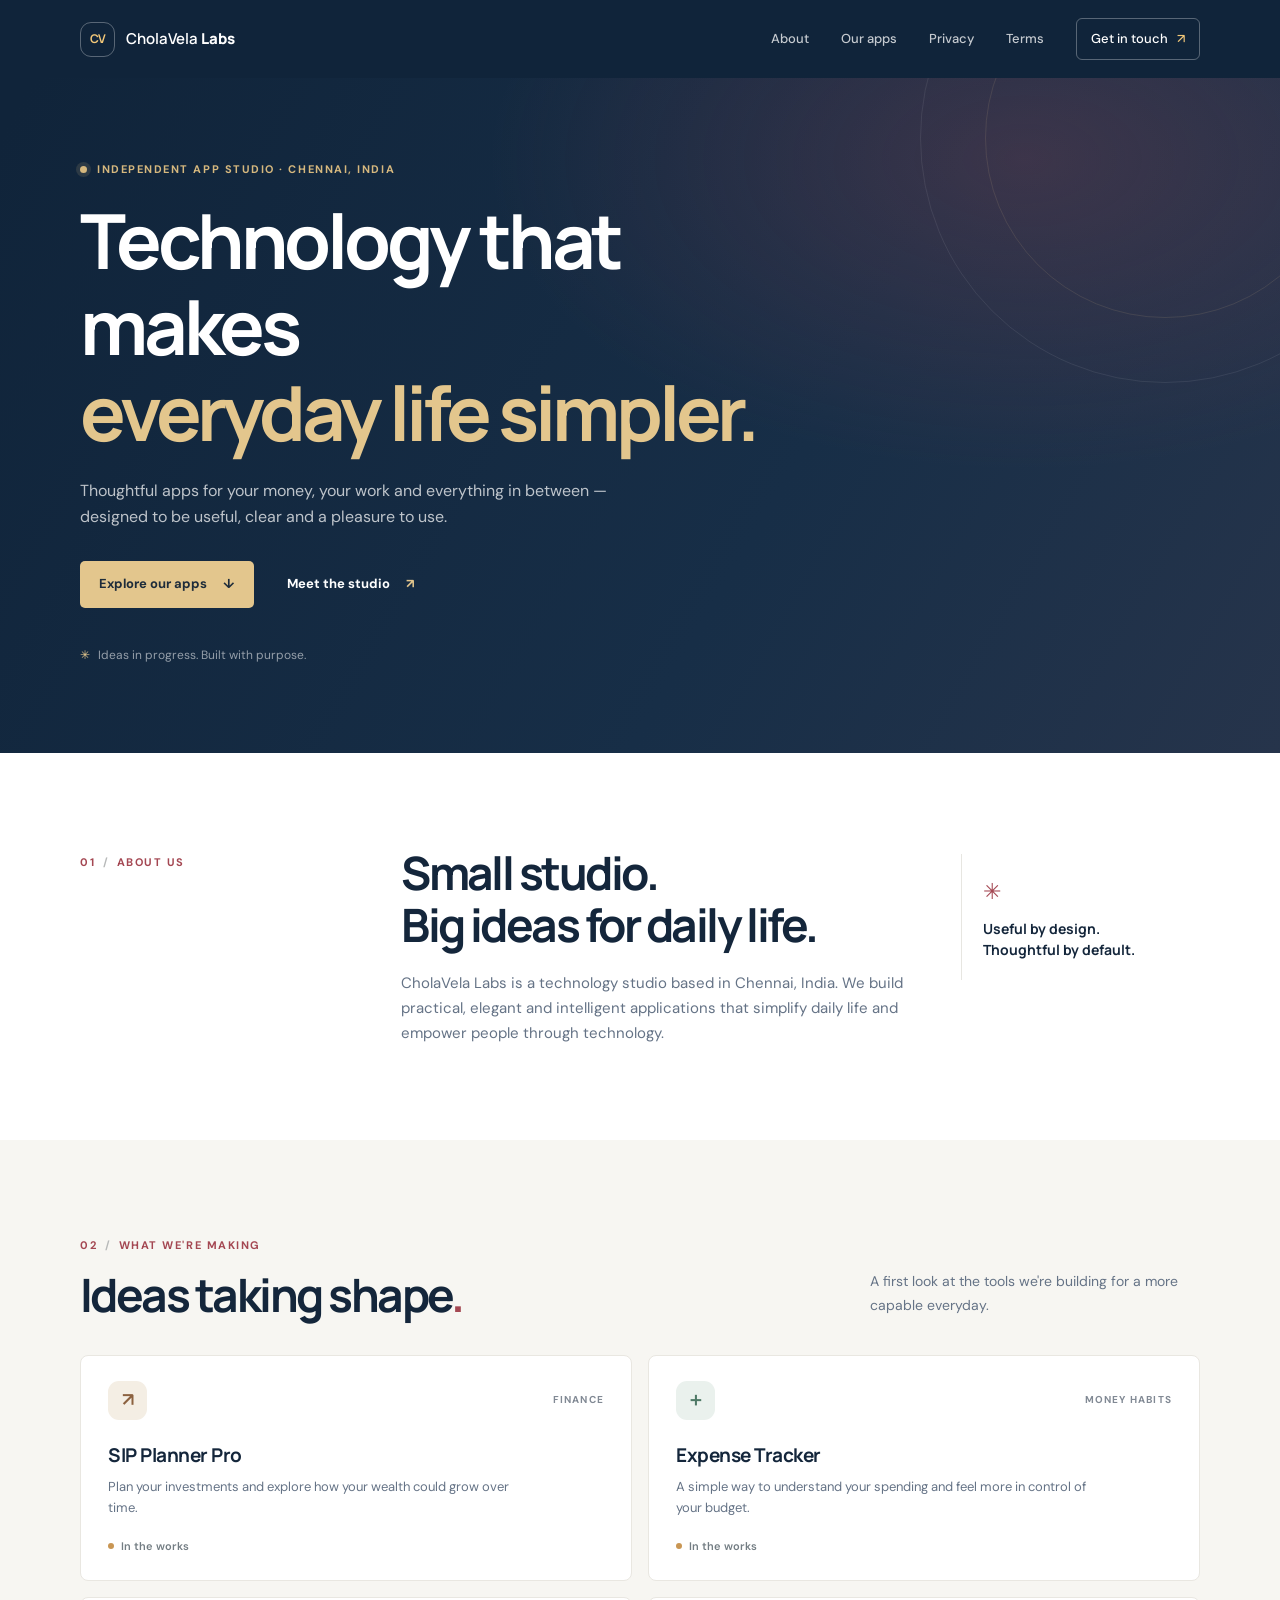
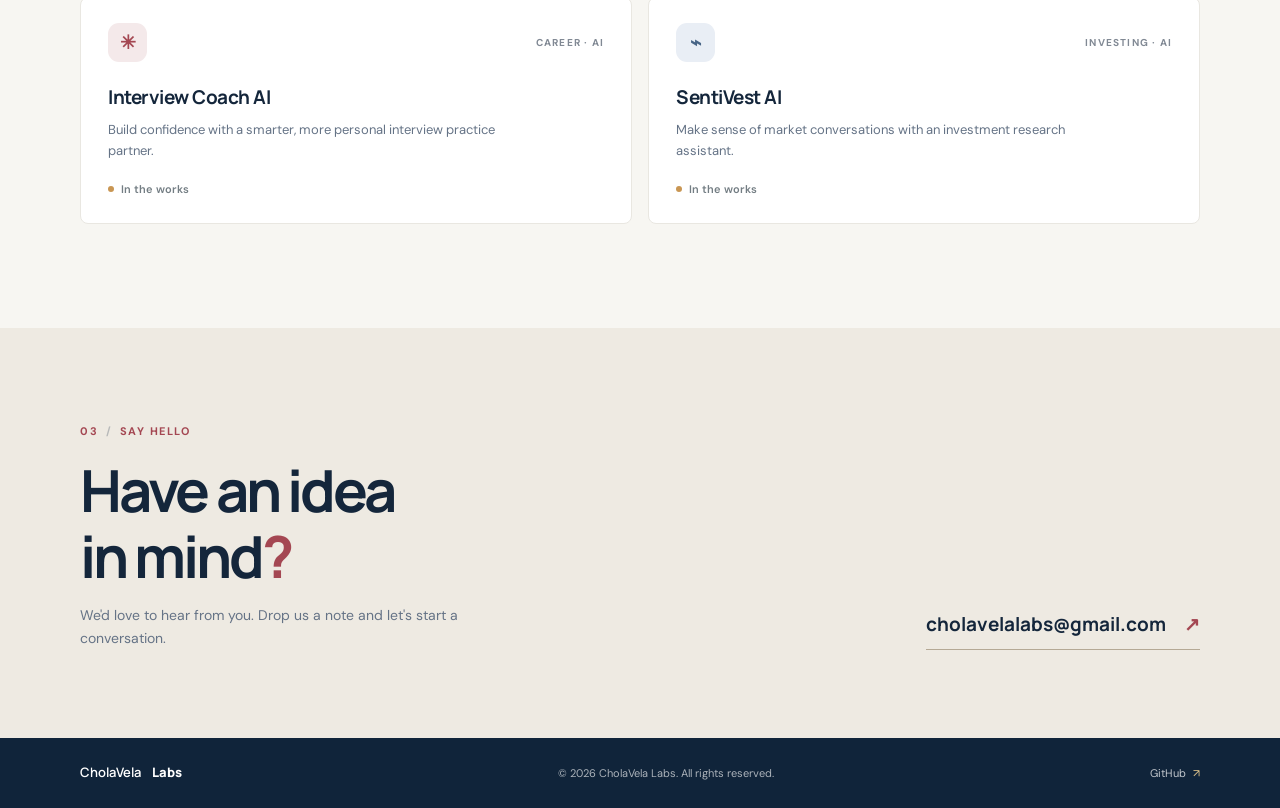
<file: index.html>
<!DOCTYPE html>
<html lang="en">
<head>
    <meta charset="UTF-8">
    <meta name="viewport" content="width=device-width, initial-scale=1.0">
    <meta name="theme-color" content="#10243a">
    <meta name="description" content="CholaVela Labs builds thoughtful apps for finance, productivity and everyday life.">
    <title>CholaVela Labs | Thoughtful apps for everyday life</title>
    <link rel="stylesheet" href="style.css">
</head>
<body>

<a class="skip-link" href="#main">Skip to content</a>

<header>
    <div class="container">
        <a class="brand" href="#" aria-label="CholaVela Labs home">
            <span class="brand-mark" aria-hidden="true">CV</span>
            <span>CholaVela <strong>Labs</strong></span>
        </a>
        <nav aria-label="Main navigation">
            <a href="#about">About</a>
            <a href="#apps">Our apps</a>
            <a href="privacy-policy.html">Privacy</a>
            <a href="terms.html">Terms</a>
            <a class="nav-contact" href="#contact">Get in touch <span aria-hidden="true">↗</span></a>
        </nav>
    </div>
</header>

<main id="main">
    <section class="hero">
        <div class="container hero-content">
            <p class="eyebrow"><span></span> Independent app studio · Chennai, India</p>
            <h1>Technology that makes<br><span>everyday life simpler.</span></h1>
            <p class="hero-copy">
                Thoughtful apps for your money, your work and everything in between —
                designed to be useful, clear and a pleasure to use.
            </p>
            <div class="hero-actions">
                <a class="button button-primary" href="#apps">Explore our apps <span aria-hidden="true">↓</span></a>
                <a class="button button-text" href="#about">Meet the studio <span aria-hidden="true">↗</span></a>
            </div>
            <div class="hero-note"><span aria-hidden="true">✳</span> Ideas in progress. Built with purpose.</div>
        </div>
        <div class="hero-orbit orbit-one" aria-hidden="true"></div>
        <div class="hero-orbit orbit-two" aria-hidden="true"></div>
    </section>

    <section id="about" class="section about-section">
        <div class="container about-layout">
            <div class="section-label">01 <span> / </span> About us</div>
            <div class="about-copy">
                <h2>Small studio.<br>Big ideas for daily life.</h2>
                <p>
                    CholaVela Labs is a technology studio based in Chennai, India.
                    We build practical, elegant and intelligent applications that
                    simplify daily life and empower people through technology.
                </p>
            </div>
            <div class="about-aside">
                <span class="aside-mark" aria-hidden="true">✳</span>
                <p>Useful by design.<br>Thoughtful by default.</p>
            </div>
        </div>
    </section>

    <section id="apps" class="section apps-section">
        <div class="container">
            <div class="section-heading">
                <div>
                    <div class="section-label">02 <span> / </span> What we're making</div>
                    <h2>Ideas taking shape<span class="accent-dot">.</span></h2>
                </div>
                <p>A first look at the tools we're building for a more capable everyday.</p>
            </div>

            <div class="app-grid">
                <article class="card card-finance">
                    <div class="card-top"><span class="app-icon" aria-hidden="true">↗</span><span class="app-category">FINANCE</span></div>
                    <h3>SIP Planner Pro</h3>
                    <p>Plan your investments and explore how your wealth could grow over time.</p>
                    <span class="app-status"><span></span> In the works</span>
                </article>

                <article class="card card-budget">
                    <div class="card-top"><span class="app-icon" aria-hidden="true">＋</span><span class="app-category">MONEY HABITS</span></div>
                    <h3>Expense Tracker</h3>
                    <p>A simple way to understand your spending and feel more in control of your budget.</p>
                    <span class="app-status"><span></span> In the works</span>
                </article>

                <article class="card card-ai">
                    <div class="card-top"><span class="app-icon" aria-hidden="true">✳</span><span class="app-category">CAREER · AI</span></div>
                    <h3>Interview Coach AI</h3>
                    <p>Build confidence with a smarter, more personal interview practice partner.</p>
                    <span class="app-status"><span></span> In the works</span>
                </article>

                <article class="card card-research">
                    <div class="card-top"><span class="app-icon" aria-hidden="true">⌁</span><span class="app-category">INVESTING · AI</span></div>
                    <h3>SentiVest AI</h3>
                    <p>Make sense of market conversations with an investment research assistant.</p>
                    <span class="app-status"><span></span> In the works</span>
                </article>
            </div>
        </div>
    </section>

    <section id="contact" class="contact-section">
        <div class="container contact-layout">
            <div>
                <div class="section-label">03 <span> / </span> Say hello</div>
                <h2>Have an idea<br>in mind<span class="contact-mark">?</span></h2>
                <p>We'd love to hear from you. Drop us a note and let's start a conversation.</p>
            </div>
            <a class="contact-link" href="mailto:cholavelalabs@gmail.com">
                cholavelalabs@gmail.com <span aria-hidden="true">↗</span>
            </a>
        </div>
    </section>
</main>

<footer>
    <div class="container footer-layout">
        <a class="footer-brand" href="#">CholaVela <strong>Labs</strong></a>
        <p>© 2026 CholaVela Labs. All rights reserved.</p>
        <a href="https://github.com/cholavelalabs">GitHub <span aria-hidden="true">↗</span></a>
    </div>
</footer>

</body>
</html>
</file>
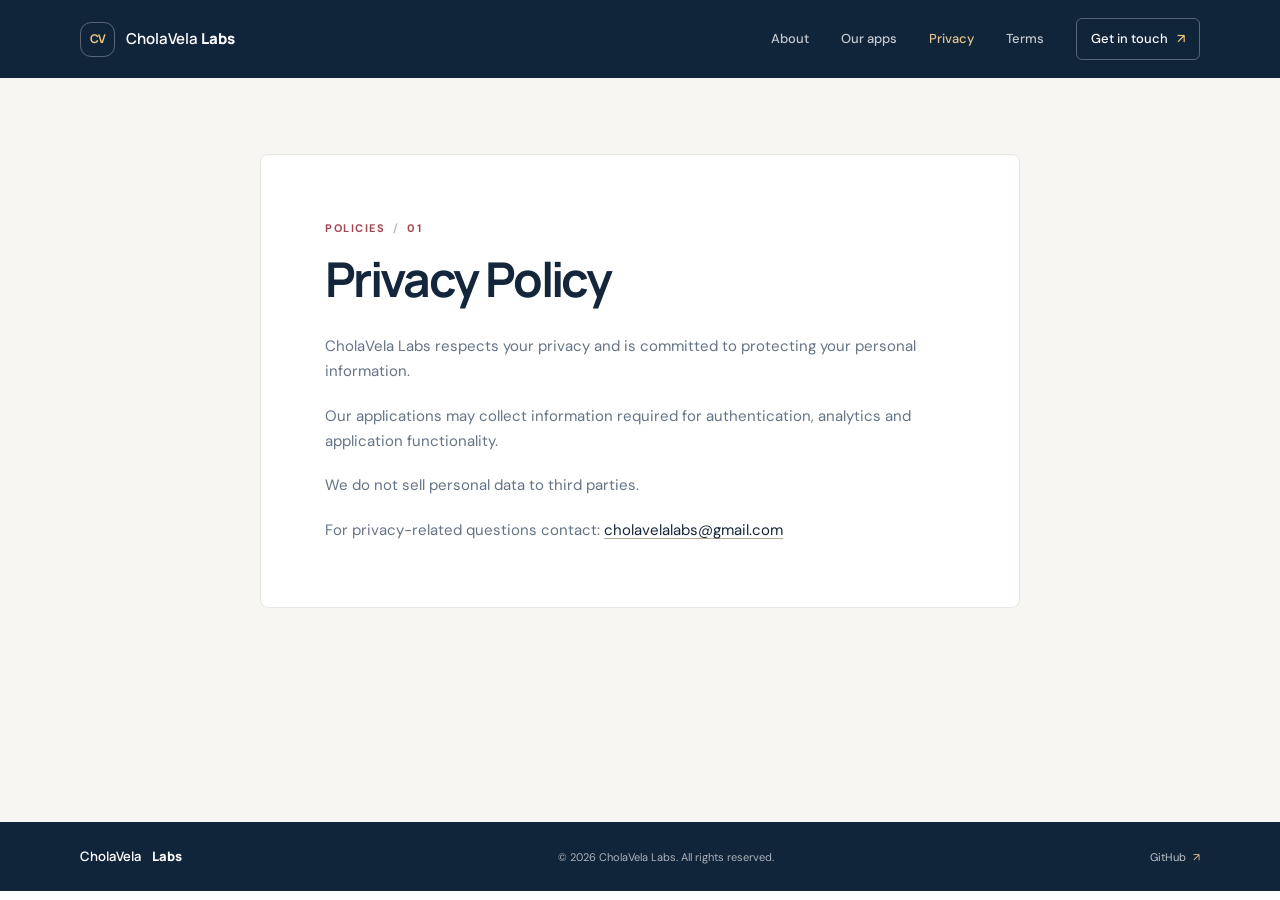
<file: privacy-policy.html>
<!DOCTYPE html>
<html lang="en">
<head>
    <meta charset="UTF-8">
    <meta name="viewport" content="width=device-width, initial-scale=1.0">
    <meta name="theme-color" content="#10243a">
    <meta name="description" content="Learn how CholaVela Labs handles information in its applications.">
    <title>Privacy Policy - CholaVela Labs</title>
    <link rel="stylesheet" href="style.css">
</head>
<body>

<a class="skip-link" href="#main">Skip to content</a>

<header>
    <div class="container">
        <a class="brand" href="index.html" aria-label="CholaVela Labs home">
            <span class="brand-mark" aria-hidden="true">CV</span>
            <span>CholaVela <strong>Labs</strong></span>
        </a>
        <nav aria-label="Main navigation">
            <a href="index.html#about">About</a>
            <a href="index.html#apps">Our apps</a>
            <a href="privacy-policy.html" aria-current="page">Privacy</a>
            <a href="terms.html">Terms</a>
            <a class="nav-contact" href="index.html#contact">Get in touch <span aria-hidden="true">↗</span></a>
        </nav>
    </div>
</header>

<main id="main">
    <section class="legal-section">
        <div class="container">
            <article class="legal-content">
                <p class="section-label">Policies <span> / </span> 01</p>
                <h1>Privacy Policy</h1>

                <p>
                    CholaVela Labs respects your privacy and is committed to
                    protecting your personal information.
                </p>

                <p>
                    Our applications may collect information required for
                    authentication, analytics and application functionality.
                </p>

                <p>
                    We do not sell personal data to third parties.
                </p>

                <p>
                    For privacy-related questions contact:
                    <a href="mailto:cholavelalabs@gmail.com">cholavelalabs@gmail.com</a>
                </p>
            </article>
        </div>
    </section>
</main>

<footer>
    <div class="container footer-layout">
        <a class="footer-brand" href="index.html">CholaVela <strong>Labs</strong></a>
        <p>© 2026 CholaVela Labs. All rights reserved.</p>
        <a href="https://github.com/cholavelalabs">GitHub <span aria-hidden="true">↗</span></a>
    </div>
</footer>

</body>
</html>
</file>
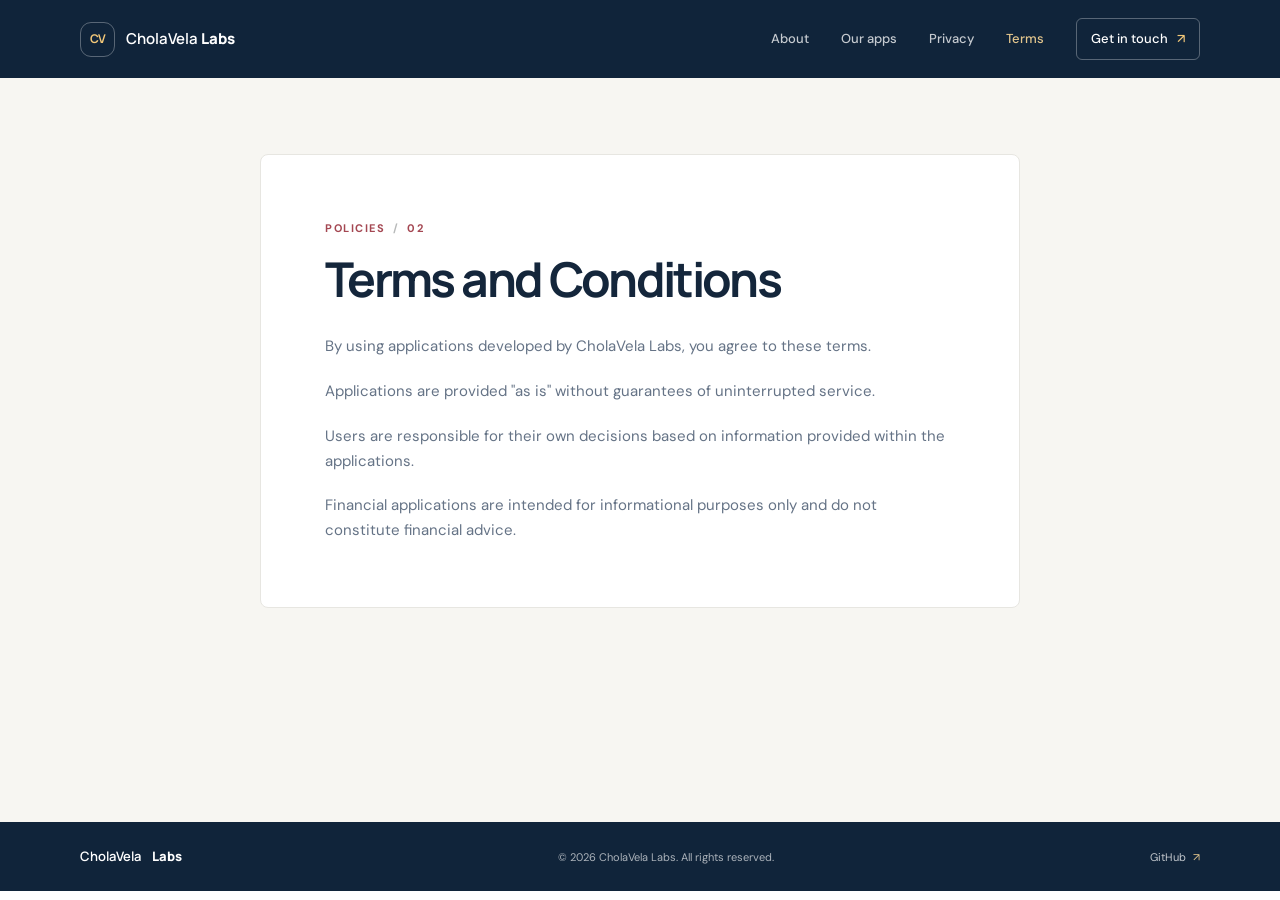
<file: terms.html>
<!DOCTYPE html>
<html lang="en">
<head>
    <meta charset="UTF-8">
    <meta name="viewport" content="width=device-width, initial-scale=1.0">
    <meta name="theme-color" content="#10243a">
    <meta name="description" content="Read the terms and conditions for CholaVela Labs applications.">
    <title>Terms and Conditions - CholaVela Labs</title>
    <link rel="stylesheet" href="style.css">
</head>
<body>

<a class="skip-link" href="#main">Skip to content</a>

<header>
    <div class="container">
        <a class="brand" href="index.html" aria-label="CholaVela Labs home">
            <span class="brand-mark" aria-hidden="true">CV</span>
            <span>CholaVela <strong>Labs</strong></span>
        </a>
        <nav aria-label="Main navigation">
            <a href="index.html#about">About</a>
            <a href="index.html#apps">Our apps</a>
            <a href="privacy-policy.html">Privacy</a>
            <a href="terms.html" aria-current="page">Terms</a>
            <a class="nav-contact" href="index.html#contact">Get in touch <span aria-hidden="true">↗</span></a>
        </nav>
    </div>
</header>

<main id="main">
    <section class="legal-section">
        <div class="container">
            <article class="legal-content">
                <p class="section-label">Policies <span> / </span> 02</p>
                <h1>Terms and Conditions</h1>

                <p>
                    By using applications developed by CholaVela Labs,
                    you agree to these terms.
                </p>

                <p>
                    Applications are provided "as is" without guarantees
                    of uninterrupted service.
                </p>

                <p>
                    Users are responsible for their own decisions based on
                    information provided within the applications.
                </p>

                <p>
                    Financial applications are intended for informational
                    purposes only and do not constitute financial advice.
                </p>
            </article>
        </div>
    </section>
</main>

<footer>
    <div class="container footer-layout">
        <a class="footer-brand" href="index.html">CholaVela <strong>Labs</strong></a>
        <p>© 2026 CholaVela Labs. All rights reserved.</p>
        <a href="https://github.com/cholavelalabs">GitHub <span aria-hidden="true">↗</span></a>
    </div>
</footer>

</body>
</html>
</file>
<file: style.css>
@import url('https://fonts.googleapis.com/css2?family=DM+Sans:wght@400;500;600;700&family=Manrope:wght@400;500;600;700;800&display=swap');

:root {
    color-scheme: light;
    --ink: #14263b;
    --muted: #657386;
    --navy: #10243a;
    --cream: #f7f6f2;
    --paper: #fff;
    --red: #a44752;
    --line: #e7e6e1;
}

* {
    box-sizing: border-box;
}

html {
    scroll-behavior: smooth;
    scroll-padding-top: 88px;
}

body {
    margin: 0;
    background: var(--paper);
    color: var(--ink);
    font-family: "DM Sans", Arial, sans-serif;
    line-height: 1.65;
    -webkit-font-smoothing: antialiased;
}

a {
    color: inherit;
}

a:focus-visible {
    outline: 3px solid #dba868;
    outline-offset: 4px;
}

.container {
    width: min(1120px, calc(100% - 48px));
    margin-inline: auto;
}

.skip-link {
    position: absolute;
    z-index: 10;
    top: 12px;
    left: 12px;
    padding: 10px 14px;
    transform: translateY(-160%);
    background: var(--paper);
    color: var(--ink);
}

.skip-link:focus {
    transform: translateY(0);
}

header {
    position: relative;
    z-index: 2;
    background: var(--navy);
    color: var(--paper);
}

header .container {
    min-height: 78px;
    display: flex;
    align-items: center;
    justify-content: space-between;
    gap: 32px;
}

.brand,
.footer-brand {
    display: inline-flex;
    align-items: center;
    gap: 11px;
    color: inherit;
    font-family: "Manrope", Arial, sans-serif;
    font-size: 15px;
    font-weight: 600;
    text-decoration: none;
    white-space: nowrap;
}

.brand strong,
.footer-brand strong {
    font-weight: 800;
}

.brand-mark {
    display: grid;
    width: 35px;
    height: 35px;
    place-items: center;
    border: 1px solid rgba(255, 255, 255, .3);
    border-radius: 11px;
    color: #f3c879;
    font-size: 12px;
    font-weight: 700;
    letter-spacing: -.05em;
}

nav {
    display: flex;
    align-items: center;
    gap: clamp(16px, 2.5vw, 34px);
}

nav a {
    color: rgba(255, 255, 255, .76);
    font-size: 13px;
    font-weight: 500;
    text-decoration: none;
    transition: color .2s ease;
}

nav a:hover,
nav a:focus-visible {
    color: white;
}

nav a[aria-current="page"] {
    color: #e3c68d;
}

nav .nav-contact {
    padding: 9px 14px;
    border: 1px solid rgba(255, 255, 255, .3);
    border-radius: 6px;
    color: white;
}

nav .nav-contact span {
    margin-left: 6px;
    color: #f3c879;
}

.hero {
    position: relative;
    overflow: hidden;
    min-height: 535px;
    display: flex;
    align-items: center;
    background:
        radial-gradient(ellipse at 80% 12%, rgba(164, 71, 82, .26), transparent 37%),
        linear-gradient(120deg, #10243a 2%, #172e47 61%, #26344b 100%);
    color: white;
}

.hero-content {
    position: relative;
    z-index: 1;
    padding-block: 82px 88px;
}

.eyebrow,
.section-label {
    margin: 0 0 20px;
    color: #d6b87e;
    font-size: 11px;
    font-weight: 700;
    letter-spacing: .14em;
    text-transform: uppercase;
}

.eyebrow {
    display: flex;
    align-items: center;
    gap: 10px;
}

.eyebrow span {
    width: 7px;
    height: 7px;
    border-radius: 50%;
    background: #d6b87e;
    box-shadow: 0 0 0 4px rgba(214, 184, 126, .14);
}

.hero h1,
.about-copy h2,
.section-heading h2,
.contact-layout h2 {
    margin: 0;
    font-family: "Manrope", Arial, sans-serif;
    font-weight: 700;
    letter-spacing: -.055em;
    line-height: 1.13;
}

.hero h1 {
    max-width: 760px;
    font-size: clamp(42px, 6.4vw, 76px);
}

.hero h1 span {
    color: #e3c68d;
}

.hero-copy {
    max-width: 530px;
    margin: 22px 0 0;
    color: rgba(255, 255, 255, .72);
    font-size: 16px;
}

.hero-actions {
    display: flex;
    flex-wrap: wrap;
    align-items: center;
    gap: 14px;
    margin-top: 30px;
}

.button {
    display: inline-flex;
    min-height: 47px;
    align-items: center;
    justify-content: center;
    gap: 16px;
    padding: 0 19px;
    border-radius: 5px;
    font-size: 13px;
    font-weight: 700;
    text-decoration: none;
    transition: transform .2s ease, background .2s ease;
}

.button:hover {
    transform: translateY(-2px);
}

.button-primary {
    background: #e3c68d;
    color: #1e2c3a;
}

.button-primary:hover {
    background: #f0d8a7;
}

.button-text {
    color: white;
}

.button-text span {
    color: #e3c68d;
}

.hero-note {
    margin-top: 38px;
    color: rgba(255, 255, 255, .55);
    font-size: 12px;
}

.hero-note span {
    margin-right: 5px;
    color: #e3c68d;
}

.hero-orbit {
    position: absolute;
    right: -130px;
    width: 490px;
    height: 490px;
    border: 1px solid rgba(255, 255, 255, .08);
    border-radius: 50%;
    pointer-events: none;
}

.orbit-one {
    top: -185px;
}

.orbit-two {
    top: -120px;
    right: -65px;
    width: 360px;
    height: 360px;
    border-color: rgba(227, 198, 141, .12);
}

.section {
    padding-block: 94px;
}

.legal-section {
    min-height: calc(100vh - 156px);
    padding-block: 76px;
    background: var(--cream);
}

.legal-content {
    max-width: 760px;
    margin-inline: auto;
    padding: clamp(28px, 6vw, 64px);
    border: 1px solid var(--line);
    border-radius: 8px;
    background: var(--paper);
}

.legal-content .section-label {
    margin: 0 0 14px;
    color: var(--red);
}

.legal-content h1 {
    margin: 0 0 28px;
    font-family: "Manrope", Arial, sans-serif;
    font-size: clamp(32px, 5vw, 48px);
    font-weight: 700;
    letter-spacing: -.055em;
    line-height: 1.15;
}

.legal-content > p:not(.section-label) {
    margin: 0;
    color: var(--muted);
    font-size: 15px;
}

.legal-content > p:not(.section-label) + p:not(.section-label) {
    margin-top: 20px;
}

.legal-content > p a {
    color: var(--ink);
    text-decoration-color: #b5a995;
    text-underline-offset: 3px;
}

.about-section {
    background: var(--paper);
}

.about-layout {
    display: grid;
    grid-template-columns: .8fr 1.5fr .7fr;
    align-items: start;
    gap: 48px;
}

.section-label {
    margin: 6px 0 0;
    color: var(--red);
}

.section-label span {
    padding-inline: 3px;
    color: #b7b9b9;
}

.about-copy h2,
.section-heading h2,
.contact-layout h2 {
    font-size: clamp(32px, 4vw, 46px);
}

.about-copy p {
    max-width: 570px;
    margin: 20px 0 0;
    color: var(--muted);
    font-size: 15px;
}

.about-aside {
    margin-top: 7px;
    padding: 20px 0 20px 21px;
    border-left: 1px solid var(--line);
}

.aside-mark {
    color: var(--red);
    font-size: 22px;
}

.about-aside p {
    margin: 7px 0 0;
    color: var(--ink);
    font-family: "Manrope", Arial, sans-serif;
    font-size: 14px;
    font-weight: 700;
    line-height: 1.5;
}

.apps-section {
    padding-block: 90px 104px;
    background: var(--cream);
}

.section-heading {
    display: flex;
    align-items: end;
    justify-content: space-between;
    gap: 40px;
    margin-bottom: 34px;
}

.section-heading .section-label {
    margin-bottom: 15px;
}

.section-heading p {
    max-width: 330px;
    margin: 0 0 4px;
    color: var(--muted);
    font-size: 14px;
}

.accent-dot,
.contact-mark {
    color: var(--red);
}

.app-grid {
    display: grid;
    grid-template-columns: repeat(2, minmax(0, 1fr));
    gap: 16px;
}

.card {
    min-height: 220px;
    padding: 25px 27px 23px;
    border: 1px solid #e9e7e1;
    border-radius: 8px;
    background: var(--paper);
    transition: transform .2s ease, box-shadow .2s ease, border-color .2s ease;
}

.card:hover {
    transform: translateY(-3px);
    border-color: #d7d1c7;
    box-shadow: 0 14px 35px rgba(20, 38, 59, .07);
}

.card-top {
    display: flex;
    align-items: center;
    justify-content: space-between;
}

.app-icon {
    display: grid;
    width: 39px;
    height: 39px;
    place-items: center;
    border-radius: 11px;
    background: #f4eee4;
    color: #8c6240;
    font-size: 19px;
    font-weight: 600;
}

.card-budget .app-icon {
    background: #eaf1ed;
    color: #4e7966;
}

.card-ai .app-icon {
    background: #f4e9ea;
    color: #a44752;
}

.card-research .app-icon {
    background: #e9eef5;
    color: #486586;
}

.app-category {
    color: #818994;
    font-size: 10px;
    font-weight: 700;
    letter-spacing: .12em;
}

.card h3 {
    margin: 20px 0 5px;
    color: var(--ink);
    font-family: "Manrope", Arial, sans-serif;
    font-size: 19px;
    letter-spacing: -.025em;
}

.card > p {
    max-width: 430px;
    margin: 0;
    color: var(--muted);
    font-size: 13px;
}

.app-status {
    display: inline-flex;
    align-items: center;
    gap: 7px;
    margin-top: 18px;
    color: #737d83;
    font-size: 11px;
    font-weight: 600;
}

.app-status span {
    width: 6px;
    height: 6px;
    border-radius: 50%;
    background: #c99653;
}

.contact-section {
    padding-block: 88px;
    background: #eeeae2;
}

.contact-layout {
    display: flex;
    align-items: end;
    justify-content: space-between;
    gap: 40px;
}

.contact-layout .section-label {
    margin-bottom: 17px;
}

.contact-layout h2 {
    font-size: clamp(38px, 5vw, 58px);
}

.contact-layout > div > p {
    max-width: 420px;
    margin: 16px 0 0;
    color: var(--muted);
    font-size: 14px;
}

.contact-link {
    display: inline-flex;
    align-items: center;
    gap: 18px;
    padding-bottom: 9px;
    border-bottom: 1px solid #b5a995;
    color: var(--ink);
    font-family: "Manrope", Arial, sans-serif;
    font-size: clamp(14px, 2vw, 19px);
    font-weight: 700;
    text-decoration: none;
}

.contact-link span {
    color: var(--red);
}

footer {
    padding-block: 24px;
    background: var(--navy);
    color: rgba(255, 255, 255, .65);
}

.footer-layout {
    display: flex;
    align-items: center;
    justify-content: space-between;
    gap: 20px;
}

.footer-brand {
    color: white;
    font-size: 13px;
}

.footer-layout p,
.footer-layout > a:last-child {
    margin: 0;
    font-size: 11px;
}

.footer-layout > a:last-child {
    color: rgba(255, 255, 255, .75);
    text-decoration: none;
}

.footer-layout > a:last-child span {
    margin-left: 4px;
    color: #e3c68d;
}

@media (max-width: 760px) {
    header .container {
        min-height: 72px;
    }

    nav {
        gap: 15px;
    }

    nav a {
        font-size: 12px;
    }

    nav a:nth-child(3),
    nav a:nth-child(4) {
        display: none;
    }

    .hero {
        min-height: 490px;
    }

    .about-layout {
        grid-template-columns: 1fr 2fr;
        gap: 28px;
    }

    .about-aside {
        grid-column: 2;
    }
}

@media (max-width: 540px) {
    .container {
        width: min(100% - 36px, 1120px);
    }

    header .container {
        align-items: flex-start;
        flex-direction: column;
        gap: 13px;
        padding-block: 16px;
    }

    nav {
        width: 100%;
        justify-content: space-between;
        gap: 8px;
    }

    nav a:nth-child(3),
    nav a:nth-child(4) {
        display: inline;
    }

    nav a {
        font-size: 11px;
    }

    nav .nav-contact {
        padding: 6px 8px;
    }

    .hero {
        min-height: 500px;
    }

    .hero-content {
        padding-block: 70px;
    }

    .hero h1 {
        font-size: clamp(39px, 11vw, 56px);
    }

    .hero-copy {
        font-size: 14px;
    }

    .hero-orbit {
        right: -310px;
    }

    .section,
    .apps-section,
    .legal-section {
        padding-block: 68px;
    }

    .about-layout {
        grid-template-columns: 1fr;
        gap: 18px;
    }

    .about-aside {
        grid-column: auto;
        margin-left: 2px;
    }

    .section-heading,
    .contact-layout {
        align-items: flex-start;
        flex-direction: column;
        gap: 18px;
    }

    .section-heading p {
        max-width: 400px;
    }

    .app-grid {
        grid-template-columns: 1fr;
        gap: 12px;
    }

    .card {
        min-height: 205px;
        padding: 22px;
    }

    .contact-section {
        padding-block: 68px;
    }

    .footer-layout {
        align-items: flex-start;
        flex-wrap: wrap;
    }

    .footer-layout p {
        order: 1;
        width: 100%;
    }
}

@media (prefers-reduced-motion: reduce) {
    *,
    *::before,
    *::after {
        scroll-behavior: auto !important;
        transition-duration: .01ms !important;
    }
}
</file>
